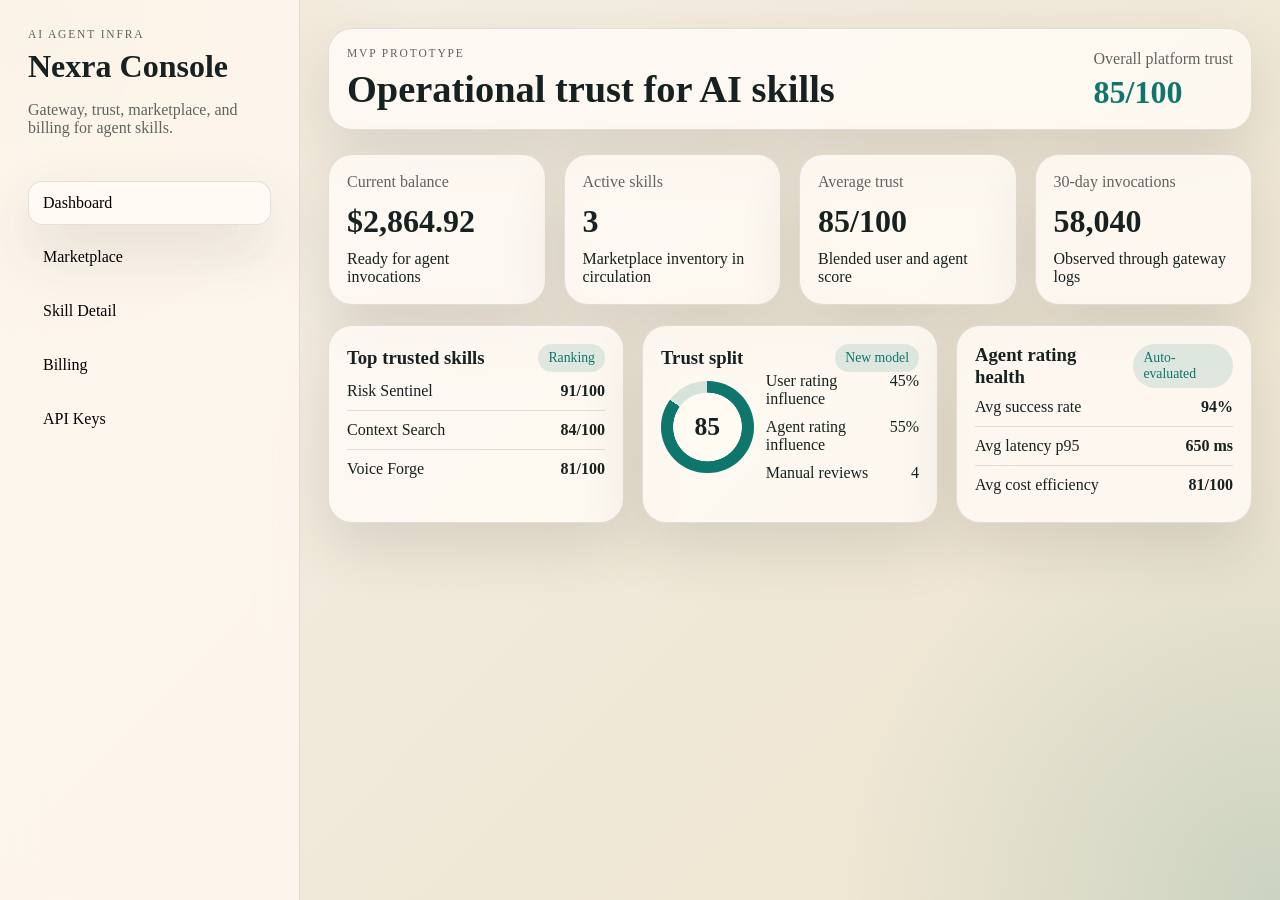
<file: index.html>
<!DOCTYPE html>
<html lang="en">
  <head>
    <meta charset="UTF-8" />
    <meta name="viewport" content="width=device-width, initial-scale=1.0" />
    <title>Nexra Console</title>
    <link rel="stylesheet" href="./styles.css" />
  </head>
  <body>
    <div class="shell">
      <aside class="sidebar">
        <div>
          <p class="eyebrow">AI Agent Infra</p>
          <h1>Nexra Console</h1>
          <p class="muted">Gateway, trust, marketplace, and billing for agent skills.</p>
        </div>
        <nav class="nav">
          <button class="nav-link active" data-view="dashboard">Dashboard</button>
          <button class="nav-link" data-view="marketplace">Marketplace</button>
          <button class="nav-link" data-view="skill">Skill Detail</button>
          <button class="nav-link" data-view="billing">Billing</button>
          <button class="nav-link" data-view="keys">API Keys</button>
        </nav>
      </aside>

      <main class="main">
        <header class="hero">
          <div>
            <p class="eyebrow">MVP Prototype</p>
            <h2 id="hero-title">Operational trust for AI skills</h2>
          </div>
          <div class="hero-badge">
            <span>Overall platform trust</span>
            <strong id="platform-trust">0</strong>
          </div>
        </header>

        <section id="dashboard-view" class="view active"></section>
        <section id="marketplace-view" class="view"></section>
        <section id="skill-view" class="view"></section>
        <section id="billing-view" class="view"></section>
        <section id="keys-view" class="view"></section>
      </main>
    </div>

    <template id="metric-template">
      <article class="metric-card">
        <p class="metric-label"></p>
        <h3 class="metric-value"></h3>
        <p class="metric-meta"></p>
      </article>
    </template>

    <script src="./app.js"></script>
  </body>
</html>
</file>
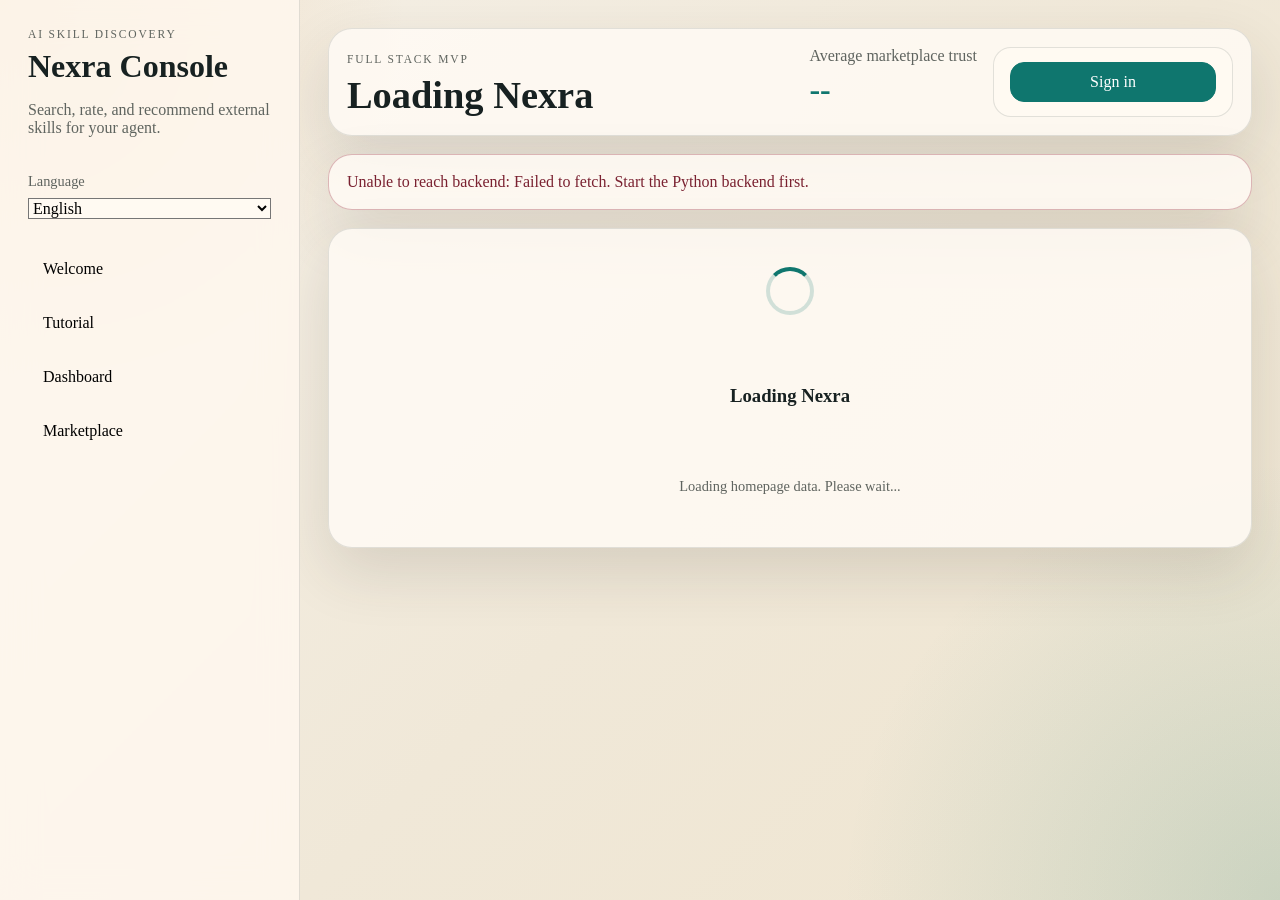
<file: frontend/index.html>
﻿<!DOCTYPE html>
<html lang="en">
  <head>
    <meta charset="UTF-8" />
    <meta name="viewport" content="width=device-width, initial-scale=1.0" />
    <title>Nexra Console</title>
    <link rel="stylesheet" href="./styles.css" />
  </head>
  <body>
    <div class="shell">
      <aside class="sidebar">
        <div>
          <p class="eyebrow">AI Skill Discovery</p>
          <h1>Nexra Console</h1>
          <p class="muted">Search, rate, and recommend external skills for your agent.</p>
        </div>
        <div class="language-switch">
          <label for="language-select" id="language-label">Language</label>
          <select id="language-select">
            <option value="en">English</option>
            <option value="zh">&#20013;&#25991;</option>
          </select>
        </div>
        <nav class="nav" id="primary-nav"></nav>
      </aside>

      <main class="main">
        <header class="hero">
          <div>
            <p class="eyebrow">Full Stack MVP</p>
            <h2 id="hero-title">Search and recommend the right skill</h2>
          </div>
          <div class="hero-actions">
            <div class="hero-badge">
              <span>Average marketplace trust</span>
              <strong id="platform-trust">--</strong>
            </div>
            <div id="session-controls" class="session-card"></div>
          </div>
        </header>

        <section id="status-banner" class="banner"></section>
        <section id="loading-view" class="view active"></section>
        <section id="welcome-view" class="view active"></section>
        <section id="tutorial-view" class="view"></section>
        <section id="dashboard-view" class="view"></section>
        <section id="marketplace-view" class="view"></section>
        <section id="submit-view" class="view"></section>
        <section id="skill-view" class="view"></section>
        <section id="profile-view" class="view"></section>
        <section id="admin-view" class="view"></section>
        <section id="billing-view" class="view"></section>
        <section id="keys-view" class="view"></section>
      </main>
    </div>

    <div id="login-modal" class="modal-shell hidden">
      <div class="modal-card">
        <div class="section-title">
          <h3 id="login-title">Sign in to Nexra</h3>
          <span class="pill" id="auth-pill">Login</span>
        </div>
        <p id="login-copy" class="helper-text">Sign in with your account to continue.</p>
        <div class="tab-bar" id="auth-mode-tabs">
          <button class="tab-btn active" type="button" data-auth-mode="login" id="auth-login-tab">Sign in</button>
          <button class="tab-btn" type="button" data-auth-mode="register" id="auth-register-tab">Register</button>
        </div>
        <div id="auth-feedback" class="auth-feedback hidden" aria-live="polite"></div>
        <form id="login-form" class="review-form">
          <label for="login-name" id="login-name-label" class="hidden">Full name</label>
          <input id="login-name" name="name" class="hidden" autocomplete="name" />
          <label for="login-username" id="login-username-label">Email</label>
          <input id="login-username" name="username" autocomplete="username" />
          <label for="register-code" id="register-code-label" class="hidden">Verification code</label>
          <div id="register-code-row" class="auth-inline hidden">
            <input id="register-code" name="verificationCode" autocomplete="one-time-code" inputmode="numeric" maxlength="6" />
            <button class="secondary-btn" id="send-code-btn" type="button">Send code</button>
          </div>
          <label for="login-password" id="login-password-label">Password</label>
          <input id="login-password" name="password" type="password" autocomplete="current-password" minlength="6" />
          <button class="primary-btn" id="login-submit" type="submit">Sign in</button>
        </form>
      </div>
    </div>

    <template id="metric-template">
      <article class="metric-card">
        <p class="metric-label"></p>
        <h3 class="metric-value"></h3>
        <p class="metric-meta"></p>
      </article>
    </template>

    <script src="./config.js"></script>
    <script src="./app.js"></script>
  </body>
  </html>
</file>
<file: styles.css>
:root {
  --bg: #f5efe4;
  --surface: rgba(255, 251, 245, 0.84);
  --surface-strong: #fffaf2;
  --ink: #172121;
  --muted: #5f645f;
  --line: rgba(23, 33, 33, 0.12);
  --accent: #0f766e;
  --accent-soft: rgba(15, 118, 110, 0.12);
  --shadow: 0 24px 60px rgba(60, 51, 42, 0.14);
}

* {
  box-sizing: border-box;
}

body {
  margin: 0;
  min-height: 100vh;
  font-family: Georgia, "Times New Roman", serif;
  color: var(--ink);
  background:
    radial-gradient(circle at top left, rgba(197, 125, 31, 0.18), transparent 26%),
    radial-gradient(circle at bottom right, rgba(15, 118, 110, 0.16), transparent 28%),
    linear-gradient(135deg, #f6f1e8, #f0e8d8 55%, #efe5d0);
}

button,
input,
textarea,
select {
  font: inherit;
}

.shell {
  display: grid;
  grid-template-columns: 300px 1fr;
  min-height: 100vh;
}

.sidebar {
  display: flex;
  flex-direction: column;
  padding: 28px;
  border-right: 1px solid var(--line);
  background: rgba(255, 248, 239, 0.82);
  backdrop-filter: blur(18px);
}

.eyebrow {
  margin: 0 0 8px;
  letter-spacing: 0.16em;
  text-transform: uppercase;
  font-size: 0.72rem;
  color: var(--muted);
}

.sidebar h1,
.hero h2,
.metric-value {
  font-family: "Palatino Linotype", "Book Antiqua", Palatino, serif;
}

.sidebar h1 {
  margin: 0;
  font-size: 2rem;
}

.muted {
  color: var(--muted);
}

.nav {
  display: grid;
  gap: 10px;
  margin-top: 28px;
}

.nav-link {
  border: 1px solid transparent;
  background: transparent;
  text-align: left;
  padding: 12px 14px;
  border-radius: 14px;
  cursor: pointer;
}

.nav-link:hover,
.nav-link.active,
.panel,
.metric-card,
.hero,
.skill-card,
.transaction-card,
.key-card,
.review-card {
  background: var(--surface);
  border: 1px solid var(--line);
  box-shadow: var(--shadow);
}

.main {
  padding: 28px;
}

.hero,
.panel,
.metric-card,
.skill-card,
.transaction-card,
.key-card,
.review-card {
  border-radius: 24px;
  padding: 18px;
}

.hero {
  display: flex;
  justify-content: space-between;
  align-items: end;
  gap: 24px;
  margin-bottom: 24px;
}

.hero h2 {
  margin: 0;
  font-size: clamp(2rem, 3vw, 3.4rem);
}

.hero-badge span {
  display: block;
  color: var(--muted);
  margin-bottom: 6px;
}

.hero-badge strong {
  font-size: 2rem;
  color: var(--accent);
}

.view {
  display: none;
}

.view.active {
  display: block;
}

.metrics-grid,
.three-grid,
.two-grid,
.skill-grid,
.billing-grid,
.keys-grid,
.detail-layout {
  display: grid;
  gap: 18px;
}

.metrics-grid {
  grid-template-columns: repeat(4, minmax(0, 1fr));
  margin-bottom: 20px;
}

.three-grid,
.skill-grid,
.keys-grid {
  grid-template-columns: repeat(3, minmax(0, 1fr));
}

.two-grid,
.billing-grid,
.detail-layout {
  grid-template-columns: repeat(2, minmax(0, 1fr));
}

.metric-label,
.metric-meta {
  margin: 0;
}

.metric-label,
.skill-stats,
small {
  color: var(--muted);
}

.metric-value {
  margin: 12px 0 10px;
  font-size: 2rem;
}

.section-title,
.skill-head,
.detail-hero,
.row-between,
.score-stack,
.filter-row {
  display: flex;
  justify-content: space-between;
  align-items: center;
  gap: 12px;
}

.section-title h3,
.skill-head h3,
.detail-hero h3 {
  margin: 0;
}

.pill {
  display: inline-flex;
  padding: 6px 10px;
  border-radius: 999px;
  background: var(--accent-soft);
  color: var(--accent);
  font-size: 0.86rem;
}

.score-ring {
  display: grid;
  place-items: center;
  width: 112px;
  aspect-ratio: 1;
  border-radius: 50%;
  background:
    radial-gradient(circle at center, var(--surface-strong) 52%, transparent 53%),
    conic-gradient(var(--accent) calc(var(--score) * 1%), rgba(15, 118, 110, 0.16) 0);
}

.score-ring strong {
  font-size: 1.6rem;
}

.score-list,
.review-form,
.review-list {
  display: grid;
  gap: 10px;
}

.score-list div,
.inline-stat {
  display: flex;
  justify-content: space-between;
  gap: 12px;
}

.skill-card {
  display: grid;
  gap: 16px;
}

.skill-card p,
.panel p,
.review-card p {
  margin-top: 0;
}

.skill-card button,
.primary-btn {
  cursor: pointer;
  border-radius: 14px;
  padding: 10px 14px;
  border: 1px solid var(--line);
}

.skill-card button,
.star,
input,
select,
textarea {
  background: var(--surface-strong);
}

.primary-btn {
  background: var(--accent);
  border-color: var(--accent);
  color: white;
}

.filter-row input,
.filter-row select,
textarea {
  width: 100%;
  border-radius: 14px;
  border: 1px solid var(--line);
  padding: 12px 14px;
}

.stars {
  display: flex;
  gap: 8px;
}

.star {
  width: 40px;
  height: 40px;
  border-radius: 12px;
  border: 1px solid var(--line);
  cursor: pointer;
}

.star.active {
  background: #f3cb7d;
  border-color: #d49832;
}

.inline-stat {
  padding: 10px 0;
  border-bottom: 1px solid var(--line);
}

.inline-stat:last-child {
  border-bottom: 0;
}

.toast {
  position: fixed;
  right: 24px;
  bottom: 24px;
  padding: 14px 18px;
  background: #132927;
  color: white;
  border-radius: 16px;
}

@media (max-width: 1120px) {
  .metrics-grid,
  .three-grid,
  .skill-grid,
  .keys-grid,
  .two-grid,
  .billing-grid,
  .detail-layout {
    grid-template-columns: 1fr 1fr;
  }
}

@media (max-width: 820px) {
  .shell {
    grid-template-columns: 1fr;
  }

  .sidebar {
    border-right: 0;
    border-bottom: 1px solid var(--line);
  }

  .hero,
  .section-title,
  .detail-hero,
  .skill-head,
  .row-between,
  .score-stack,
  .filter-row {
    flex-direction: column;
    align-items: stretch;
  }

  .metrics-grid,
  .three-grid,
  .skill-grid,
  .keys-grid,
  .two-grid,
  .billing-grid,
  .detail-layout {
    grid-template-columns: 1fr;
  }
}
</file>
<file: frontend/styles.css>
:root {
  --surface: rgba(255, 251, 245, 0.84);
  --surface-strong: #fffaf2;
  --ink: #172121;
  --muted: #5f645f;
  --line: rgba(23, 33, 33, 0.12);
  --accent: #0f766e;
  --accent-soft: rgba(15, 118, 110, 0.12);
  --shadow: 0 24px 60px rgba(60, 51, 42, 0.14);
}

* { box-sizing: border-box; }
body {
  margin: 0;
  min-height: 100vh;
  font-family: Georgia, "Times New Roman", serif;
  color: var(--ink);
  background:
    radial-gradient(circle at top left, rgba(197, 125, 31, 0.18), transparent 26%),
    radial-gradient(circle at bottom right, rgba(15, 118, 110, 0.16), transparent 28%),
    linear-gradient(135deg, #f6f1e8, #f0e8d8 55%, #efe5d0);
}
button, input, textarea, select { font: inherit; }
.shell { display: grid; grid-template-columns: 300px 1fr; min-height: 100vh; }
.sidebar {
  display: flex;
  flex-direction: column;
  padding: 28px;
  border-right: 1px solid var(--line);
  background: rgba(255, 248, 239, 0.82);
  backdrop-filter: blur(18px);
}
.eyebrow {
  margin: 0 0 8px;
  letter-spacing: 0.16em;
  text-transform: uppercase;
  font-size: 0.72rem;
  color: var(--muted);
}
.sidebar h1, .hero h2, .metric-value { font-family: "Palatino Linotype", "Book Antiqua", Palatino, serif; }
.sidebar h1 { margin: 0; font-size: 2rem; }
.muted { color: var(--muted); }
.language-switch {
  display: grid;
  gap: 8px;
  margin-top: 20px;
}
.language-switch label {
  color: var(--muted);
  font-size: 0.9rem;
}
.nav { display: grid; gap: 10px; margin-top: 28px; }
.nav-link {
  border: 1px solid transparent;
  background: transparent;
  text-align: left;
  padding: 12px 14px;
  border-radius: 14px;
  cursor: pointer;
}
.nav-link:hover, .nav-link.active, .panel, .metric-card, .hero, .skill-card, .transaction-card, .key-card, .review-card, .banner {
  background: var(--surface);
  border: 1px solid var(--line);
  box-shadow: var(--shadow);
}
.main { padding: 28px; }
.hero, .panel, .metric-card, .skill-card, .transaction-card, .key-card, .review-card, .banner {
  border-radius: 24px;
  padding: 18px;
}
.hero {
  display: flex;
  justify-content: space-between;
  align-items: end;
  gap: 24px;
  margin-bottom: 18px;
}
.hero-actions {
  display: flex;
  align-items: stretch;
  gap: 16px;
}
.hero h2 { margin: 0; font-size: clamp(2rem, 3vw, 3.4rem); }
.hero-badge span { display: block; color: var(--muted); margin-bottom: 6px; }
.hero-badge strong { font-size: 2rem; color: var(--accent); }
.session-card {
  min-width: 240px;
  display: grid;
  gap: 10px;
  padding: 14px 16px;
  border-radius: 18px;
  background: var(--surface-strong);
  border: 1px solid var(--line);
}
.session-meta {
  display: grid;
  gap: 4px;
}
.session-meta span {
  color: var(--muted);
  font-size: 0.92rem;
}
.banner { display: none; margin-bottom: 18px; }
.banner.visible { display: block; }
.banner.error { border-color: rgba(159, 58, 73, 0.35); color: #7a2130; }
.banner.success { border-color: rgba(15, 118, 110, 0.35); color: #0f5a54; }
.view { display: none; }
.view.active { display: block; }
.loading-panel {
  min-height: 320px;
  display: grid;
  place-items: center;
  text-align: center;
  gap: 12px;
}
.loading-spinner {
  width: 48px;
  height: 48px;
  border-radius: 50%;
  border: 4px solid rgba(15, 118, 110, 0.18);
  border-top-color: var(--accent);
  animation: nexra-spin 0.9s linear infinite;
}
@keyframes nexra-spin {
  to { transform: rotate(360deg); }
}
.welcome-grid {
  display: grid;
  grid-template-columns: 1.15fr 0.85fr;
  gap: 18px;
}
.tutorial-grid {
  display: grid;
  grid-template-columns: 1.1fr 0.9fr;
  gap: 18px;
}
.step-list, .capability-list {
  display: grid;
  gap: 12px;
}
.tutorial-list {
  display: grid;
  gap: 14px;
}
.doc-stack {
  display: grid;
  gap: 18px;
}
.modal-shell {
  position: fixed;
  inset: 0;
  display: grid;
  place-items: center;
  padding: 24px;
  background: rgba(23, 33, 33, 0.34);
  backdrop-filter: blur(6px);
  z-index: 20;
}
.modal-shell.hidden {
  display: none;
}
.hidden {
  display: none !important;
}
.modal-card {
  width: min(560px, 100%);
  border-radius: 24px;
  padding: 22px;
  background: var(--surface-strong);
  border: 1px solid var(--line);
  box-shadow: var(--shadow);
}
.auth-feedback {
  margin: 14px 0 18px;
  padding: 12px 14px;
  border-radius: 14px;
  border: 1px solid transparent;
  font-size: 0.95rem;
  line-height: 1.5;
}
.auth-feedback.error {
  background: rgba(159, 58, 73, 0.09);
  border-color: rgba(159, 58, 73, 0.28);
  color: #8d2334;
}
.auth-feedback.success {
  background: rgba(15, 118, 110, 0.08);
  border-color: rgba(15, 118, 110, 0.24);
  color: #0d625a;
}
.submit-form-feedback {
  margin: 0 0 6px;
}
.pagination-row,
.toolbar-row {
  display: flex;
  gap: 12px;
  align-items: center;
  flex-wrap: wrap;
  margin-top: 16px;
}
.marketplace-guest-note {
  flex-basis: 100%;
  color: var(--muted);
  font-size: 0.92rem;
}
.inline-check {
  display: inline-flex;
  align-items: center;
  gap: 8px;
  color: var(--muted);
}
.inline-check input {
  width: auto;
}
.readiness-pill {
  border-radius: 999px;
  padding: 6px 10px;
  font-size: 0.82rem;
  border: 1px solid transparent;
}
.readiness-ready {
  background: rgba(15, 118, 110, 0.16);
  color: #0f5a54;
  border-color: rgba(15, 118, 110, 0.28);
}
.readiness-credentials {
  background: rgba(180, 83, 9, 0.14);
  color: #8a4b00;
  border-color: rgba(180, 83, 9, 0.28);
}
.readiness-local {
  background: rgba(43, 108, 176, 0.14);
  color: #245985;
  border-color: rgba(43, 108, 176, 0.28);
}
.readiness-template {
  background: rgba(122, 33, 48, 0.12);
  color: #7a2130;
  border-color: rgba(122, 33, 48, 0.24);
}
.pagination-row {
  justify-content: space-between;
}
.admin-grid {
  display: grid;
  grid-template-columns: 0.95fr 1.05fr;
  gap: 18px;
}
.admin-list {
  display: grid;
  gap: 12px;
}
.admin-item {
  padding: 14px 16px;
  border: 1px solid var(--line);
  border-radius: 18px;
  background: var(--surface-strong);
  cursor: pointer;
}
.admin-item.active {
  border-color: var(--accent);
  box-shadow: var(--shadow);
}
.admin-actions {
  display: flex;
  gap: 10px;
  flex-wrap: wrap;
}
.form-grid {
  display: grid;
  gap: 12px;
}
.form-grid textarea,
.form-grid input,
.form-grid select {
  width: 100%;
  border-radius: 14px;
  border: 1px solid var(--line);
  padding: 12px 14px;
  background: var(--surface-strong);
}
.helper-text {
  color: var(--muted);
  font-size: 0.9rem;
}
.required-mark {
  color: #8d2334;
  font-weight: 700;
}
.danger-btn {
  cursor: pointer;
  border-radius: 14px;
  padding: 10px 14px;
  border: 1px solid #b3505e;
  background: #f8e8ea;
  color: #8d3341;
}
.tab-bar {
  display: flex;
  gap: 10px;
  margin-bottom: 14px;
  flex-wrap: wrap;
}
.tab-btn {
  border: 1px solid var(--line);
  background: var(--surface-strong);
  border-radius: 999px;
  padding: 8px 14px;
  cursor: pointer;
}
.tab-btn.active {
  background: var(--accent);
  color: white;
  border-color: var(--accent);
}
.code-card {
  position: relative;
}
.copy-btn {
  position: absolute;
  top: 14px;
  right: 14px;
  border: 1px solid rgba(255,255,255,0.24);
  background: rgba(255,255,255,0.12);
  color: white;
  border-radius: 10px;
  padding: 6px 10px;
  cursor: pointer;
}
.copy-btn:hover {
  background: rgba(255,255,255,0.2);
}
.tab-panel {
  display: none;
}
.tab-panel.active {
  display: block;
}
.step-item, .capability-item {
  padding: 14px 16px;
  border: 1px solid var(--line);
  border-radius: 18px;
  background: var(--surface-strong);
}
.tutorial-item {
  padding: 16px 18px;
  border: 1px solid var(--line);
  border-radius: 18px;
  background: var(--surface-strong);
}
.tutorial-item strong {
  display: block;
  margin-bottom: 8px;
}
.doc-card {
  padding: 16px 18px;
  border: 1px solid var(--line);
  border-radius: 18px;
  background: var(--surface-strong);
}
.doc-card h4 {
  margin: 0 0 10px;
}
.doc-card p {
  margin-bottom: 0;
}
.mono-block {
  margin: 0;
  padding: 14px 16px;
  border-radius: 18px;
  background: #132927;
  color: white;
  overflow: auto;
  white-space: pre-wrap;
  font-family: "Consolas", "Courier New", monospace;
  font-size: 0.92rem;
}
.metrics-grid, .three-grid, .two-grid, .skill-grid, .billing-grid, .keys-grid, .detail-layout {
  display: grid;
  gap: 18px;
}
.metrics-grid { grid-template-columns: repeat(4, minmax(0, 1fr)); margin-bottom: 20px; }
.three-grid, .skill-grid, .keys-grid { grid-template-columns: repeat(3, minmax(0, 1fr)); }
.two-grid, .billing-grid, .detail-layout { grid-template-columns: repeat(2, minmax(0, 1fr)); }
.metric-label, .metric-meta { margin: 0; }
.metric-label, .skill-stats, small { color: var(--muted); }
.metric-value { margin: 12px 0 10px; font-size: 2rem; }
.section-title, .skill-head, .detail-hero, .row-between, .score-stack, .filter-row {
  display: flex;
  justify-content: space-between;
  align-items: center;
  gap: 12px;
}
.section-title h3, .skill-head h3, .detail-hero h3 { margin: 0; }
.pill {
  display: inline-flex;
  padding: 6px 10px;
  border-radius: 999px;
  background: var(--accent-soft);
  color: var(--accent);
  font-size: 0.86rem;
}
.score-ring {
  display: grid;
  place-items: center;
  width: 112px;
  aspect-ratio: 1;
  border-radius: 50%;
  background:
    radial-gradient(circle at center, var(--surface-strong) 52%, transparent 53%),
    conic-gradient(var(--accent) calc(var(--score) * 1%), rgba(15, 118, 110, 0.16) 0);
}
.score-ring strong { font-size: 1.6rem; }
.score-list, .review-form, .review-list { display: grid; gap: 10px; }
.auth-inline { display: grid; gap: 10px; grid-template-columns: minmax(0, 1fr) auto; align-items: end; }
.score-list div, .inline-stat { display: flex; justify-content: space-between; gap: 12px; }
.skill-card { display: grid; gap: 16px; }
.skill-card p, .panel p, .review-card p { margin-top: 0; }
.skill-card button, .primary-btn, .secondary-btn {
  cursor: pointer;
  border-radius: 14px;
  padding: 10px 14px;
  border: 1px solid var(--line);
}
.skill-card button, .star, input, select, textarea, .secondary-btn { background: var(--surface-strong); }
.primary-btn { background: var(--accent); border-color: var(--accent); color: white; }
button:disabled,
input:disabled,
select:disabled,
textarea:disabled {
  opacity: 0.58;
  cursor: not-allowed;
}
.filter-row input, .filter-row select, textarea {
  width: 100%;
  border-radius: 14px;
  border: 1px solid var(--line);
  padding: 12px 14px;
}
.stars { display: flex; gap: 8px; }
.star {
  width: 40px;
  height: 40px;
  border-radius: 12px;
  border: 1px solid var(--line);
  cursor: pointer;
}
.star.active { background: #f3cb7d; border-color: #d49832; }
.inline-stat { padding: 10px 0; border-bottom: 1px solid var(--line); }
.inline-stat:last-child { border-bottom: 0; }
.toast {
  position: fixed;
  right: 24px;
  bottom: 24px;
  padding: 14px 18px;
  background: #132927;
  color: white;
  border-radius: 16px;
}
@media (max-width: 1120px) {
  .metrics-grid, .three-grid, .skill-grid, .keys-grid, .two-grid, .billing-grid, .detail-layout, .welcome-grid, .tutorial-grid, .admin-grid { grid-template-columns: 1fr 1fr; }
}
@media (max-width: 820px) {
  .shell { grid-template-columns: 1fr; }
  .sidebar { border-right: 0; border-bottom: 1px solid var(--line); }
  .hero, .section-title, .detail-hero, .skill-head, .row-between, .score-stack, .filter-row {
    flex-direction: column;
    align-items: stretch;
  }
  .auth-inline { grid-template-columns: 1fr; }
  .hero-actions {
    width: 100%;
    flex-direction: column;
  }
  .metrics-grid, .three-grid, .skill-grid, .keys-grid, .two-grid, .billing-grid, .detail-layout, .welcome-grid, .tutorial-grid, .admin-grid { grid-template-columns: 1fr; }
}
</file>
